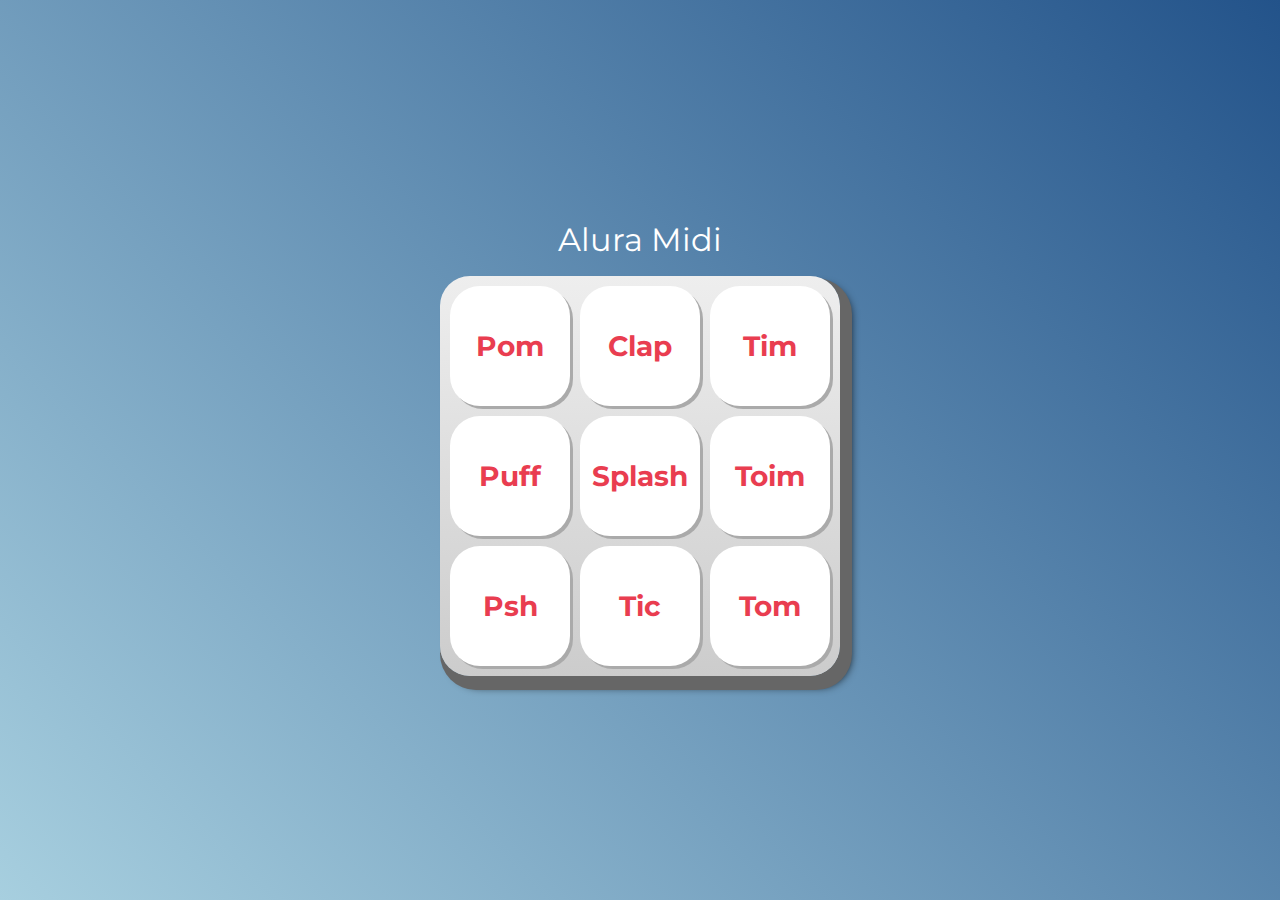
<file: aluramidi-curso-arquivos-iniciais/index.html>
<!DOCTYPE html>
<html lang="pt-BR">
<head>
    <meta charset="UTF-8">
    <meta http-equiv="X-UA-Compatible" content="IE=edge">
    <meta name="viewport" content="width=device-width, initial-scale=1.0">

    <title>Alura MIDI</title>

    <link rel="preconnect" href="https://fonts.googleapis.com">
    <link rel="preconnect" href="https://fonts.gstatic.com" crossorigin>
    <link href="https://fonts.googleapis.com/css2?family=Montserrat:wght@500;600&display=swap" rel="stylesheet">

    <link rel="icon" type="image/png" href="images/bateria.png">
    <link rel="stylesheet" href="css/reset.css">
    <link rel="stylesheet" href="css/estilos.css">

<script> scr="main.js"</script>

</head>
<body>

    <h1>Alura Midi</h1>

    <section class="teclado">
        <button class="tecla tecla_pom">Pom</button>
        <button class="tecla tecla_clap">Clap</button>
        <button class="tecla tecla_tim">Tim</button>

        <button class="tecla tecla_puff">Puff</button>
        <button class="tecla tecla_splash">Splash</button>
        <button class="tecla tecla_toim">Toim</button>

        <button class="tecla tecla_psh">Psh</button>
        <button class="tecla tecla_tic">Tic</button>
        <button class="tecla tecla_tom">Tom</button>
    </section>

    <audio "sounds/keyq.wav" id="som_tecla_pom"></audio>
    <audio "sounds/keyw.wav" id="som_tecla_clap"></audio>
    <audio "sounds/keye.wav" id="som_tecla_tim"></audio>
    <audio "sounds/keya.wav" id="som_tecla_puff"></audio>
    <audio "sounds/keys.wav" id="som_tecla_splash"></audio>
    <audio "sounds/keyd.wav" id="som_tecla_toim"></audio>
    <audio "sounds/keyz.wav" id="som_tecla_psh"></audio>
    <audio "sounds/keyx.wav" id="som_tecla_tic"></audio>
    <audio "sounds/keyc.wav" id="som_tecla_tom"></audio>

</body>
</html>
</file>
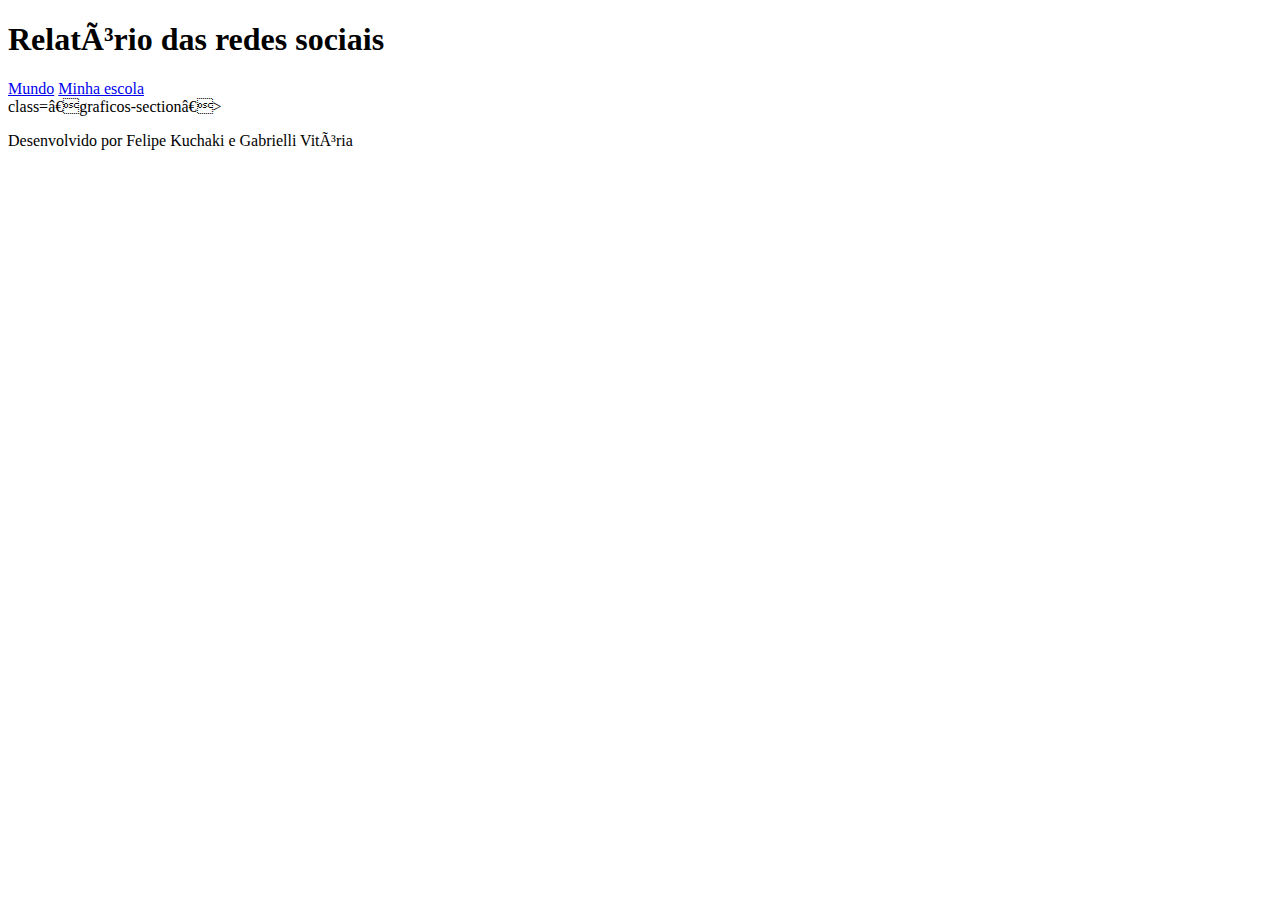
<file: JAVASCRIPT-PROJETO-DE-VIDA 3A/index.html>
<!DOCTYPE html>
<html lang=”pt-br”>
<head>
<meta charset=”UTF-8”>
<meta name=”viewport” content=”width=device-width,
initial-scale=1.0”>
<title>Redes Sociais</title>
</head>
<body>
<header>
    <h1>Relatório das redes sociais</h1>
<nav>
<a href=”index.html”>Mundo</a>
<a href=”#”>Minha escola</a>
</nav>
</header>
<main>
    class=”graficos-section”>
<section id=”graficos-container” class=”graficos-container”>
<!-- crie os gráficos aqui -->
</section>
</main>
<footer>
    <p>Desenvolvido por Felipe Kuchaki e Gabrielli Vitória</p>
</footer>
</body>
</html>
</file>
<file: aluramidi-curso-arquivos-iniciais/css/estilos.css>
:root {
  --cinza: #aaa;
  --vermelha: #e93d50;
  --vermelha-escura: #af303f;
  --branca: #fff;
  --luz: rgb(229, 255, 0);
}

body {
  align-items: center;
  background: linear-gradient(45deg, #a7cfdf 0%,#23538a 100%);
  display: flex;
  justify-content: center;
  flex-direction: column;
  font-family: 'Montserrat', sans-serif;
  min-height: 100vh;
}

h1 {
  color: var(--branca);
  margin-bottom: 20px;
  font-size: 2rem;
}

.teclado {
  background: linear-gradient(to bottom, #eeeeee 0%,#cccccc 100%);
  box-shadow: 6px 8px 0 6px #666, 10px 10px 10px #000;
  border-radius: 30px;
  display: grid;
  gap: 10px;
  grid-template-columns: repeat(3, 1fr);
  padding: 10px;
}

.tecla {
  background-color: var(--branca);
  border-radius: 30px;
  box-shadow: 3px 3px 0 var(--cinza);
  color: var(--vermelha);
  cursor: pointer;
  height: 120px;
  font-size: 1.75em;
  font-weight: bold;
  line-height: 120px;
  text-align: center;
  width: 120px;
}

.tecla.ativa,
.tecla:active {
  background-color: var(--vermelha);
  border: 4px solid  var(--vermelha);
  box-shadow: 3px 3px 0 var(--vermelha-escura) inset;
  color: var(--branca);
  outline: none;
}

.tecla.focus,
.tecla:focus {
  outline: none;
  box-shadow: 1px 1px 10px var(--luz);
}

.tecla.active:focus,
.tecla:active:focus {
  box-shadow: 3px 3px 0 var(--vermelha-escura) inset, 1px 1px 10px var(--luz);
}
</file>
